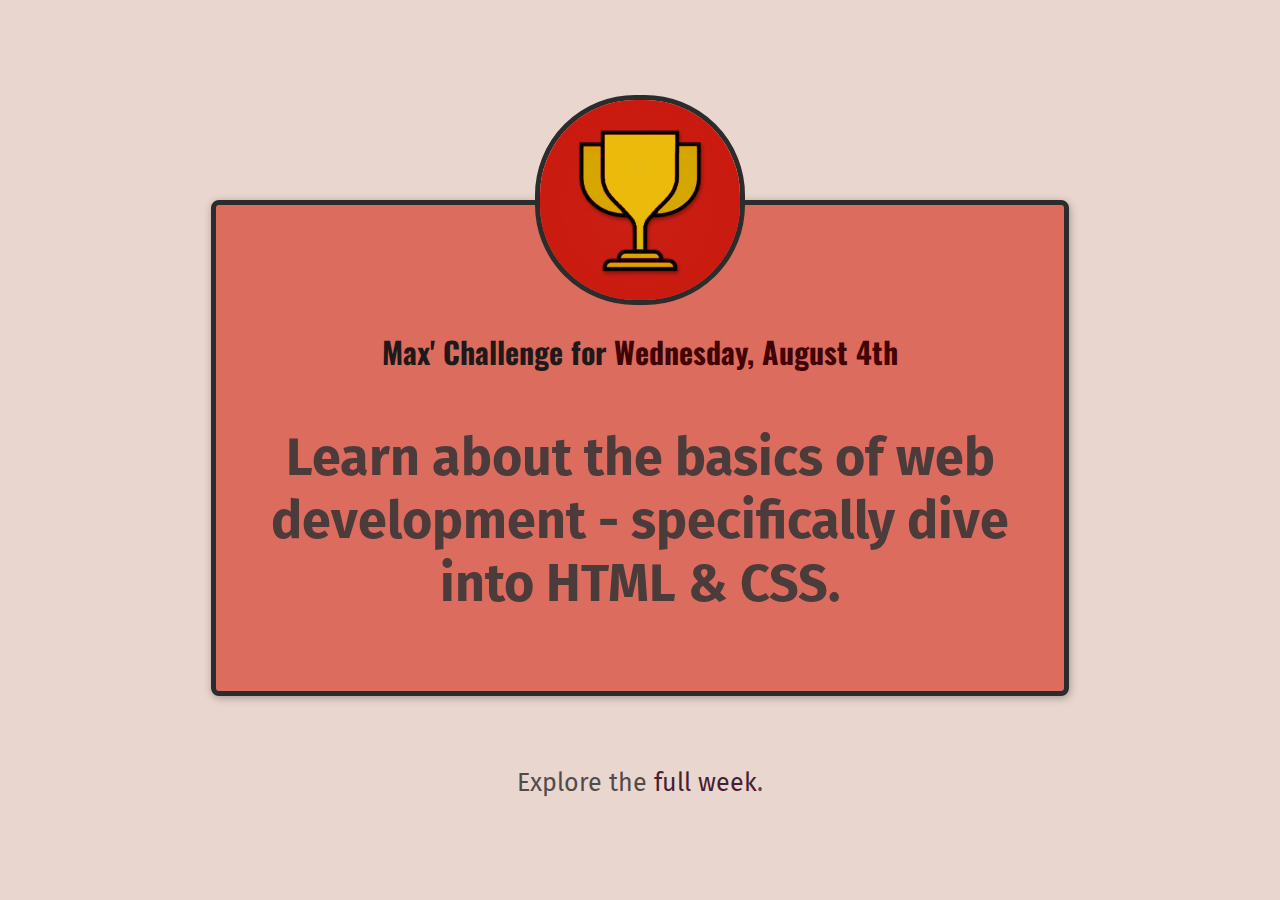
<file: 01_time/index.html>
<!DOCTYPE html>
<html lang="en">
  <head>
    <meta charset="UTF-8" />
    <link rel="preconnect" href="https://fonts.gstatic.com" />
    <link
      href="https://fonts.googleapis.com/css2?family=Fira+Sans:wght@400;700&family=Oswald:wght@700&display=swap"
      rel="stylesheet"
    />
    <link href="styles/shared.css" rel="stylesheet" />
    <link href="styles/daily-challenge.css" rel="stylesheet" />
    <link rel="shortcut icon" href="../01_time/images/favicon.ico" type="image/x-icon">
    <title>My Daily Challenge</title>
  </head>
  <main>
    <body>
      <img src="../01_time/images/challenges-trophy.jpg" alt="A trophy" />
      <h1>Max' Challenge for <span>Wednesday, August 4th</span></h1>
      <p id="todays-challenge">
        Learn about the basics of web development - specifically dive into HTML &
        CSS.
      </p>
    </body>
  </main>
  <footer>
    <p>Explore the <a href="../01_time/full-week.html">full week</a>.</p> 
  </footer>
</html>
</file>
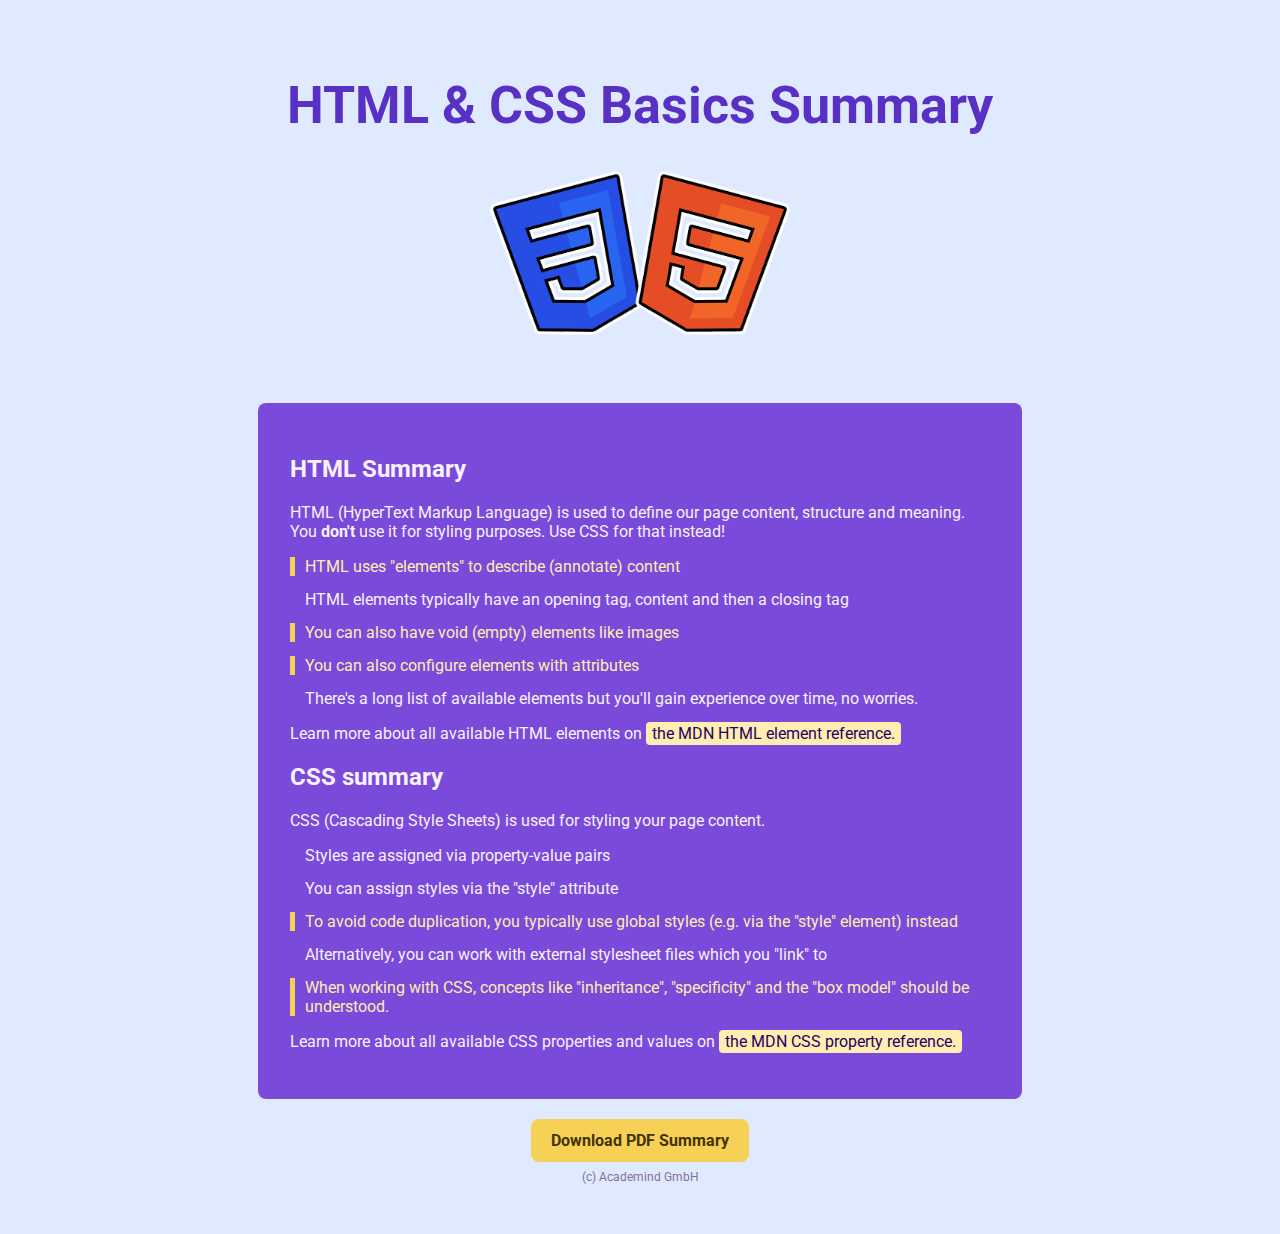
<file: 02_time/index.html>
<!DOCTYPE html>
<html lang="en">
  <head>
    <meta charset="UTF-8" />
    <link rel="preconnect" href="https://fonts.googleapis.com" />
    <link rel="preconnect" href="https://fonts.gstatic.com" crossorigin />
    <link
      href="https://fonts.googleapis.com/css2?family=Roboto:wght@400;900&display=swap"
      rel="stylesheet"
    />
    <link rel="stylesheet" href="../02_time/styles/styles.css" />
    <title>HTML & CSS Basics Summary</title>
  </head>
  <body>
    <header>
      <section>
      <h1>HTML & CSS Basics Summary</h1>
      <img src="../02_time/images/html-css.png" alt="HTML & CSS logos" />
    </header>
    <main>
    <section>      
      <h2>HTML Summary</h2>
      <p>
        HTML (HyperText Markup Language) is used to define our page content,
        structure and meaning. You <strong>don't</strong> use it
        for styling purposes. Use CSS for that instead!
      </p>
      <ul>
        <li class="extra-important">
          HTML uses "elements" to describe (annotate) content
        </li>
        <li>
          HTML elements typically have an opening tag, content and then a
          closing tag
        </li>
        <li class="extra-important">
          You can also have void (empty) elements like images
        </li>
        <li class="extra-important">
          You can also configure elements with attributes
        </li>
        <li>
          There's a long list of available elements but you'll gain experience
          over time, no worries.
        </li>
      </ul>
      <p>
        Learn more about all available HTML elements on
        <a href="https://developer.mozilla.org/ko/docs/Web/HTML"
          >the MDN HTML element reference.</a
        >
      </p>
    </section>

    <section>
      <h2>CSS summary</h2>
      <p>CSS (Cascading Style Sheets) is used for styling your page content.</p>
      <ul>
        <li>Styles are assigned via property-value pairs</li>
        <li>You can assign styles via the "style" attribute</li>
        <li class="extra-important">
          To avoid code duplication, you typically use global styles (e.g. via
          the "style" element) instead
        </li>
        <li>
          Alternatively, you can work with external stylesheet files which you
          "link" to
        </li>
        <li class="extra-important">
          When working with CSS, concepts like "inheritance", "specificity" and
          the "box model" should be understood.
        </li>
      </ul>
      <p>
        Learn more about all available CSS properties and values on
        <a href="https://developer.mozilla.org/ko/docs/Web/CSS"
          >the MDN CSS property reference.</a
        >
      </p>
    </section>
    </main>
    <footer>
      <a href="../02_time/download/html-css-basics-summary.pdf" class="download" target="_blank"
        >Download PDF Summary</a
      >
      <p>(c) Academind GmbH</p>
    </footer>
  </body>
</html>
</file>
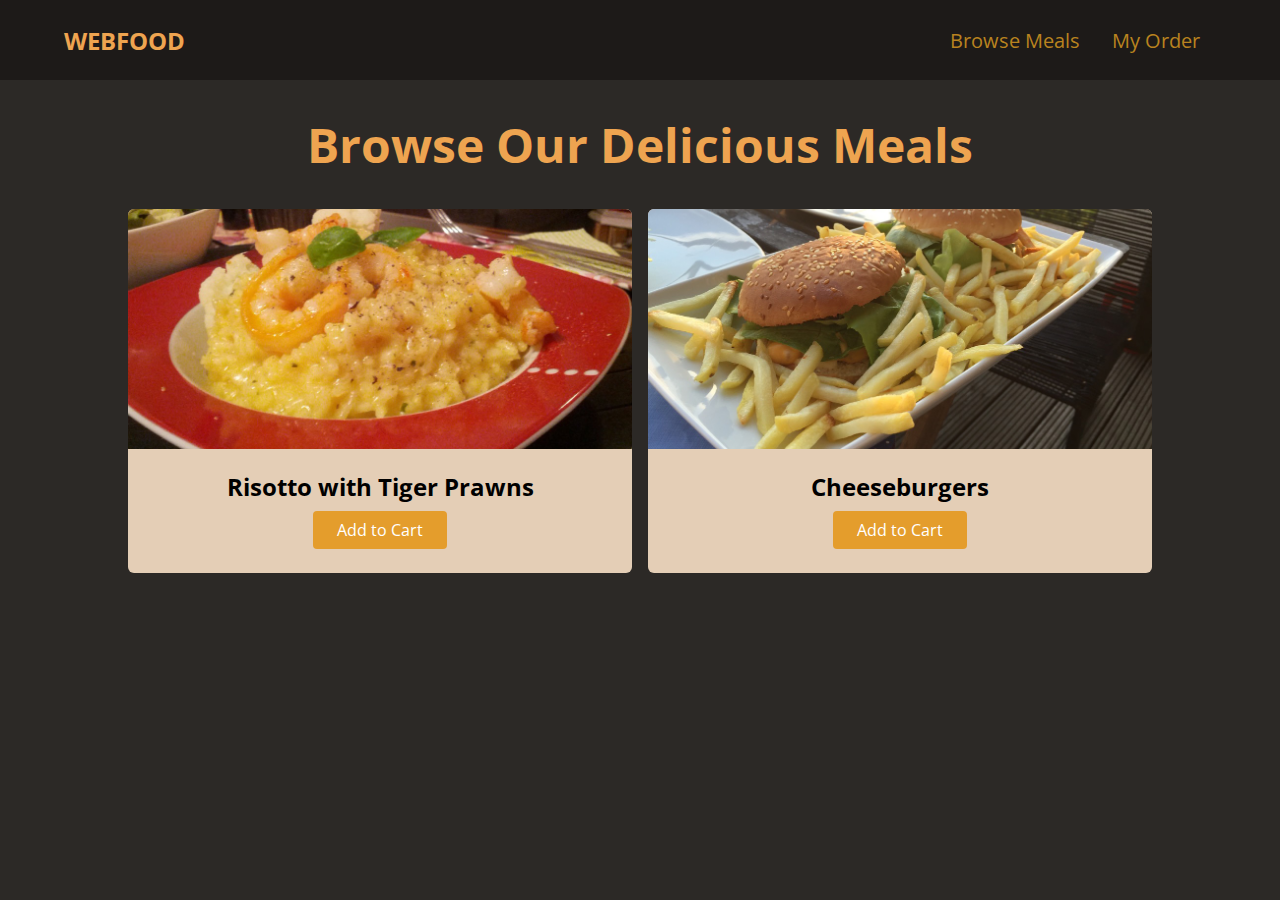
<file: 04_time/index.html>
<!DOCTYPE html>
<html lang="en">
<head>
    <meta charset="UTF-8">
    <meta http-equiv="X-UA-Compatible" content="IE=edge">
    <meta name="viewport" content="width=device-width, initial-scale=1.0">
    <title>WebFood</title>
    <link rel="preconnect" href="https://fonts.gstatic.com" />
    <link
    href="https://fonts.googleapis.com/css2?family=Open+Sans:wght@400;700&display=swap"
    rel="stylesheet"
    />
    <link rel="stylesheet" href="/04_time/styles.css">
</head>
<body>
    <header id="main_header">
        <a href="/04_time/index.html" id="logo">WebFood</a>
        <nav>
            <ul>
                <li>
                    <a href="">Browse Meals</a>
                </li>
                <li>
                    <a href="">My Order</a>
                </li>
            </ul>
        </nav>
        <a href="#side_drawer" class="menu_btn">
            <span></span>
            <span></span>
            <span></span>
        </a>
    </header>
    <aside id="side_drawer">
        <header>
            <a href="#" class="menu_btn">
                <span></span>
                <span></span>
                <span></span>
            </a>
        </header>
        <nav>
            <ul>
                <li>
                    <a href="">Browse Meals</a>
                </li>
                <li>
                    <a href="">My Order</a>
                </li>
            </ul>            
        </nav>
    </aside>
    <main>
        <h1>Browse Our Delicious Meals</h1>
        <section id="latest_products">
            <ul>
                <li class="food_item">
                    <article>
                        <img src="/04_time/images/risotto.jpg" alt="Delicious risotto with tiger prawns">
                        <div class="food_item_content">
                            <h2>Risotto with Tiger Prawns</h2>
                            <a href="" class="btn">Add to Cart</a>
                        </div>                          
                    </article>
                <li class="food_item">
                    <article>
                        <img src="/04_time/images/cheeseburgers.jpg" alt="Classic cheeseburgers with fries">
                        <div class="food_item_content">
                            <h2>Cheeseburgers</h2>
                            <a href="" class="btn">Add to Cart</a>
                        </div>                          
                    </article>                    
                </li>
            </ul>
        </section>
    </main>
</body>
</html>
</file>
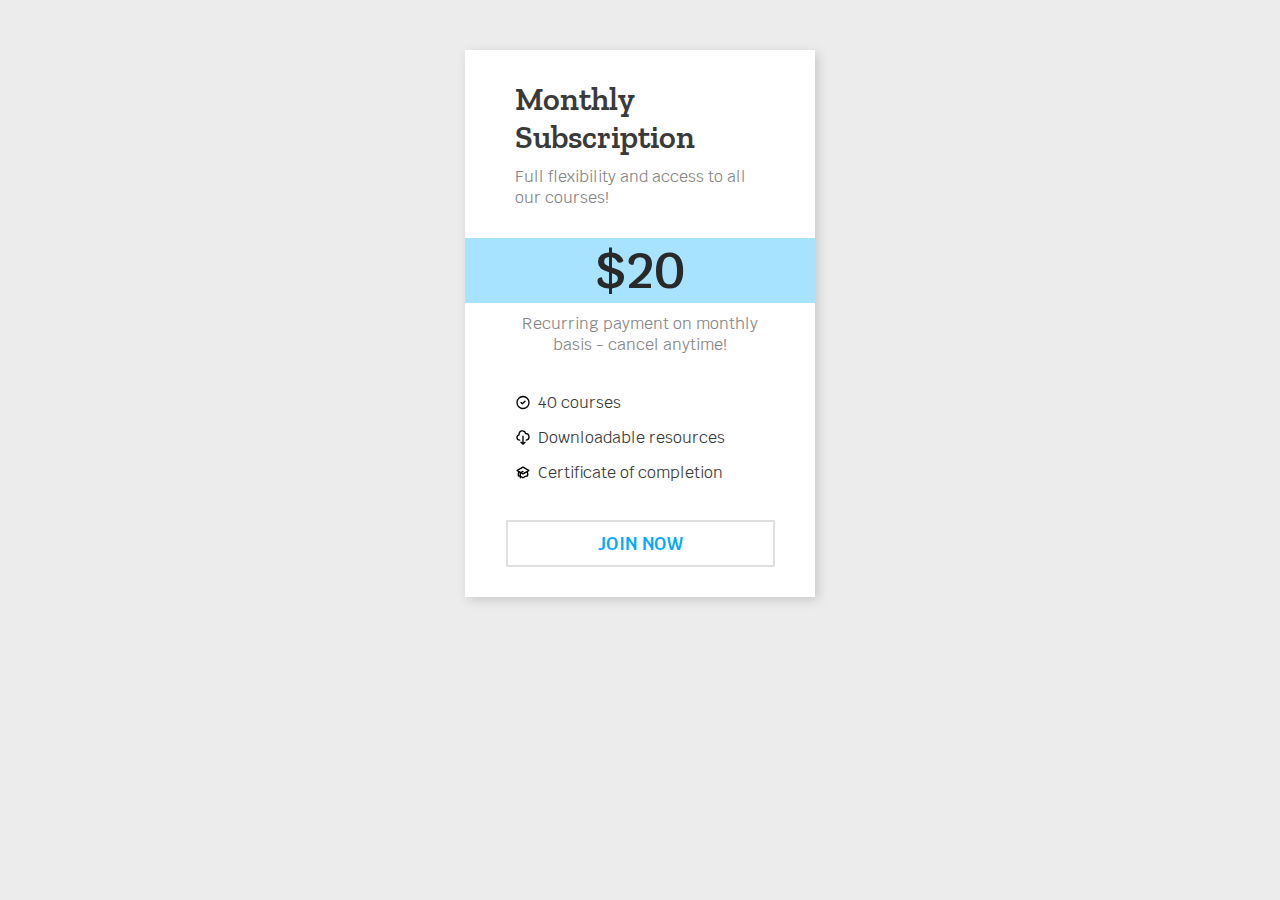
<file: 05_time/index.html>
<!DOCTYPE html>
<html lang="en">
<head>
    <meta charset="UTF-8">
    <meta http-equiv="X-UA-Compatible" content="IE=edge">
    <meta name="viewport" content="width=device-width, initial-scale=1.0">
    <link rel="preconnect" href="https://fonts.googleapis.com">
    <link rel="preconnect" href="https://fonts.gstatic.com" crossorigin>
    <link href="https://fonts.googleapis.com/css2?family=Krub:wght@400;600&family=Zilla+Slab:wght@400;600&display=swap" rel="stylesheet">
    <link rel="stylesheet" href="/05_time/styles.css">
    <title>Best Courses</title>
</head>
<body>
    <div class="card-container">
        <h1>Monthly Subscription</h1>
        <p class="card-info">Full flexibility and access to all our courses!</p>
        <p class="price">$20</p>
        <p class="price-info">Recurring payment on monthly basis - cancel anytime!</p>
        <div class="sub-details">
            <div class="sub-feature">
                <div class="icon"><svg class="w-6 h-6" fill="none" stroke="currentColor" viewBox="0 0 24 24" xmlns="http://www.w3.org/2000/svg"><path stroke-linecap="round" stroke-linejoin="round" stroke-width="2" d="M9 12l2 2 4-4m6 2a9 9 0 11-18 0 9 9 0 0118 0z"></path></svg></div>
                <p class="sub-feature-text">40 courses</p>
            </div>
            <div class="sub-feature">
                <div class="icon"><svg class="w-6 h-6" fill="none" stroke="currentColor" viewBox="0 0 24 24" xmlns="http://www.w3.org/2000/svg"><path stroke-linecap="round" stroke-linejoin="round" stroke-width="2" d="M7 16a4 4 0 01-.88-7.903A5 5 0 1115.9 6L16 6a5 5 0 011 9.9M9 19l3 3m0 0l3-3m-3 3V10"></path></svg></div>
                <p class="sub-feature-text">Downloadable resources</p>
            </div>
            <div class="sub-feature">
                <div class="icon"><svg class="w-6 h-6" fill="none" stroke="currentColor" viewBox="0 0 24 24" xmlns="http://www.w3.org/2000/svg"><path d="M12 14l9-5-9-5-9 5 9 5z"></path><path d="M12 14l6.16-3.422a12.083 12.083 0 01.665 6.479A11.952 11.952 0 0012 20.055a11.952 11.952 0 00-6.824-2.998 12.078 12.078 0 01.665-6.479L12 14z"></path><path stroke-linecap="round" stroke-linejoin="round" stroke-width="2" d="M12 14l9-5-9-5-9 5 9 5zm0 0l6.16-3.422a12.083 12.083 0 01.665 6.479A11.952 11.952 0 0012 20.055a11.952 11.952 0 00-6.824-2.998 12.078 12.078 0 01.665-6.479L12 14zm-4 6v-7.5l4-2.222"></path></svg></div>
                <p class="sub-feature-text">Certificate of completion</p>
            </div>
        </div>
        <div class="button-container">
            <a class="button" href="">Join now</a>
        </div>
        
    </div>
</body>
</html>
</file>
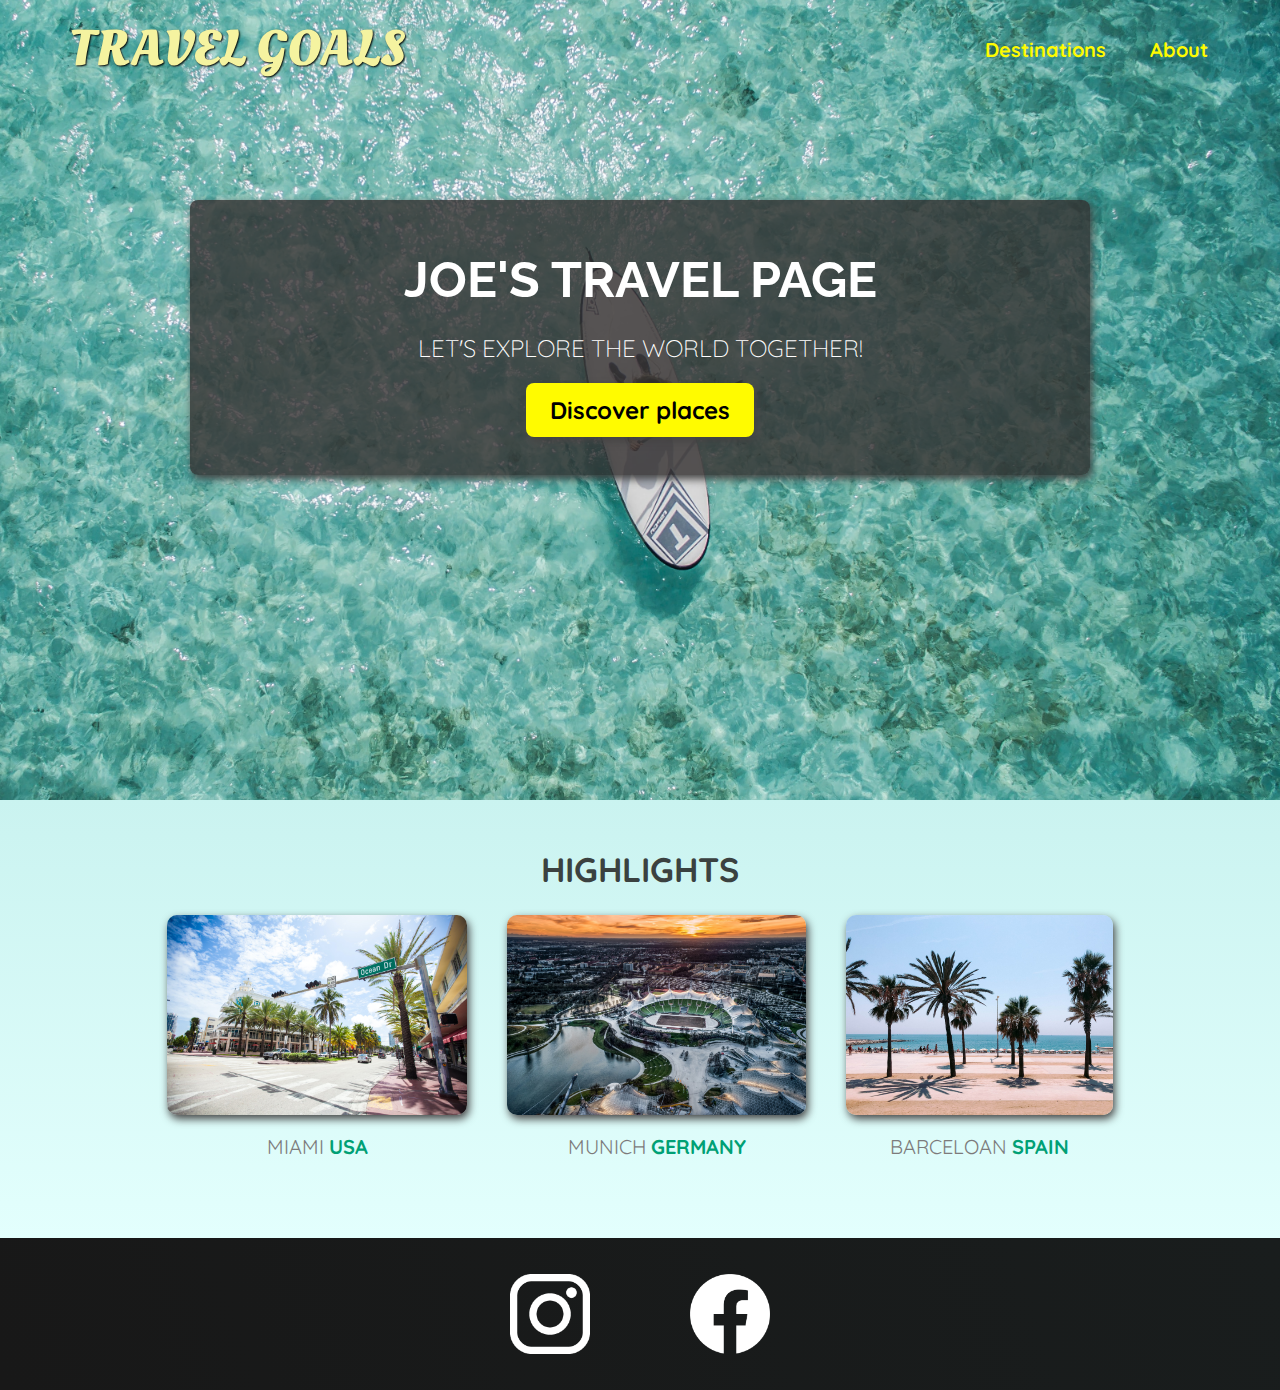
<file: 03_time/travel page/index.html>
<!DOCTYPE html>
<html lang="en">
  <head>
    <meta charset="UTF-8">
    <link
      href="https://fonts.googleapis.com/css2?family=Raleway:wght@700&family=Oleo+Script:wght@700&family=Quicksand:wght@300;500;700&display=swap"
      rel="stylesheet"
    />
    <link rel="stylesheet" href="shared.css">
    <link rel="stylesheet" href="styles.css" />
    <title>Travel Goals</title>
  </head>
  <body>
    <header>
      <div id="page-logo">
        <a href="/03_time/travel page/index.html">Travel Goals</a>
      </div>
      <nav>
        <ul>
          <li><a href="/03_time/travel page/places.html">Destinations</a></li>
          <li><a href="/03_time/travel page/about.html">About</a></li>
        </ul>
      </nav>
    </header>
    <main>
      <section id="hero">
        <div id="hero-content">
          <h1>Joe's Travel Page</h1>
          <p>Let's explore the world together!</p>
          <a href="/03_time/travel page/places.html">Discover places</a>
      </div>
      </section>
      <section id="highlights">
        <h2>Highlights</h2>
        <ul id="destinations">
          <li class="destination">
            <img src="/03_time/travel page/images/places/miami.jpg" alt="Miami streets on sunny day">
            <p>Miami <strong>USA</strong></p>
          </li>
          <li class="destination">
            <img src="/03_time/travel page/images/places/munich.jpg" alt="Munich stadium in winter">
            <p>Munich <strong>Germany</strong></p>
          </li>
          <li class="destination">
            <img src="/03_time/travel page/images/places/barcelona.jpg" alt="Palm beach in Barceloan">
            <p>Barceloan <strong>Spain</strong></p>
          </li>
        </ul>
      </section>
    </main>
    <footer>
      <ul>
        <li>
          <a href="https://www.instagram.com"><img src="/03_time/travel page/images/icons/insta.png" alt="instagram Logo"></a>
        </li>
        <li>
          <a href="https://www.facebook.com"><img src="/03_time/travel page/images/icons/facebook.png" alt="Facebook Logo"></a>
        </li>
      </ul>
    </footer>
  </body>
</html>
</file>
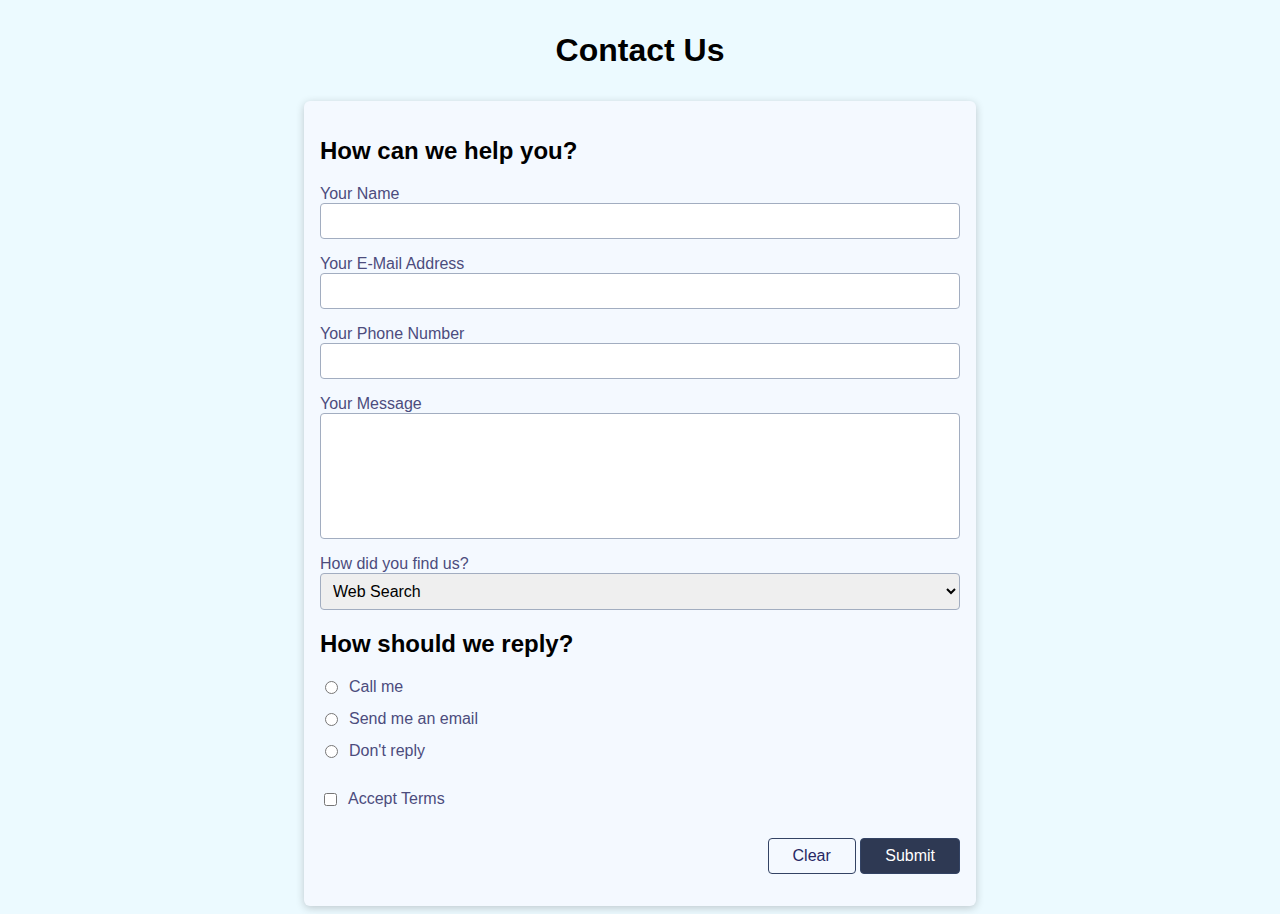
<file: 06_time/Challenge/index.html>
<!DOCTYPE html>
<html lang="en">
<head>
    <meta charset="UTF-8">
    <meta name="viewport" content="width=device-width, initial-scale=1.0">
    <title>Forms Challenge</title>
    <link rel="stylesheet" href="/06_time/Challenge/styles.css">
</head>
<body>
    <header>
        <h1>Contact Us</h1>
    </header>
    <main>
        <form action="/06_time/Challenge" method="GET">
            <section>
                <h2>How can we help you?</h2>
                <ul>
                    <li>
                        <label for="username">Your Name</label>
                        <input type="text" id="username" name="user_name" required>
                    </li>
                    <li>
                        <label for="useremail">Your E-Mail Address</label>
                        <input type="email" id="useremail" name="user_email" required>    
                    </li>
                    <li>
                        <label for="usernumber">Your Phone Number</label>
                        <input type="tel" id="usernumber" name="user_number" required minlength="5">
                    </li>
                    <li>
                        <label for="usermessage">Your Message</label>
                        <textarea name="user_message" id="usermessage" rows="6" required minlength="10" maxlength="200"></textarea>
                    </li>
                </section>
                    <section>
                        <label for="findus">How did you find us?</label>
                        <select name="find_us" id="findus">
                            <option value="search">Web Search</option>
                            <option value="word-of-mouth">Word of Mouth</option>
                            <option value="other">Other</option>
                        </select>
                    </section>
                </ul>
            <section>
                <h2>How should we reply?</h2>
                <ul>
                    <li class="radio_agl">
                        <input type="radio" id="reply_call" name="reply" value="replycall" required>
                        <label for="reply_call">Call me</label>
                    </li>
                    <li class="radio_agl">
                        <input type="radio" id="reply_email" name="reply" value="replyemail" required>
                        <label for="reply_email">Send me an email</label>
                    </li>
                    <li class="radio_agl">
                        <input type="radio" id="reply_none" name="reply" value="replynone" required>
                        <label for="reply_none">Don't reply</label>
                    </li>
                </ul>
            </section>
            <section>
                <div class="radio_agl">
                    <input type="checkbox" id="accept_terms" name="acceptterms" required>
                    <label for="accept_terms">Accept Terms</label>
                </div>
            </section>
            <section>
                <div class="button_agl">
                    <button type="reset" class="clear_button">Clear</button>
                    <button type="submit" class="submit_button">Submit</button>
                </div>
            </section>
        </form>
    </main>
</body>
</html>
</file>
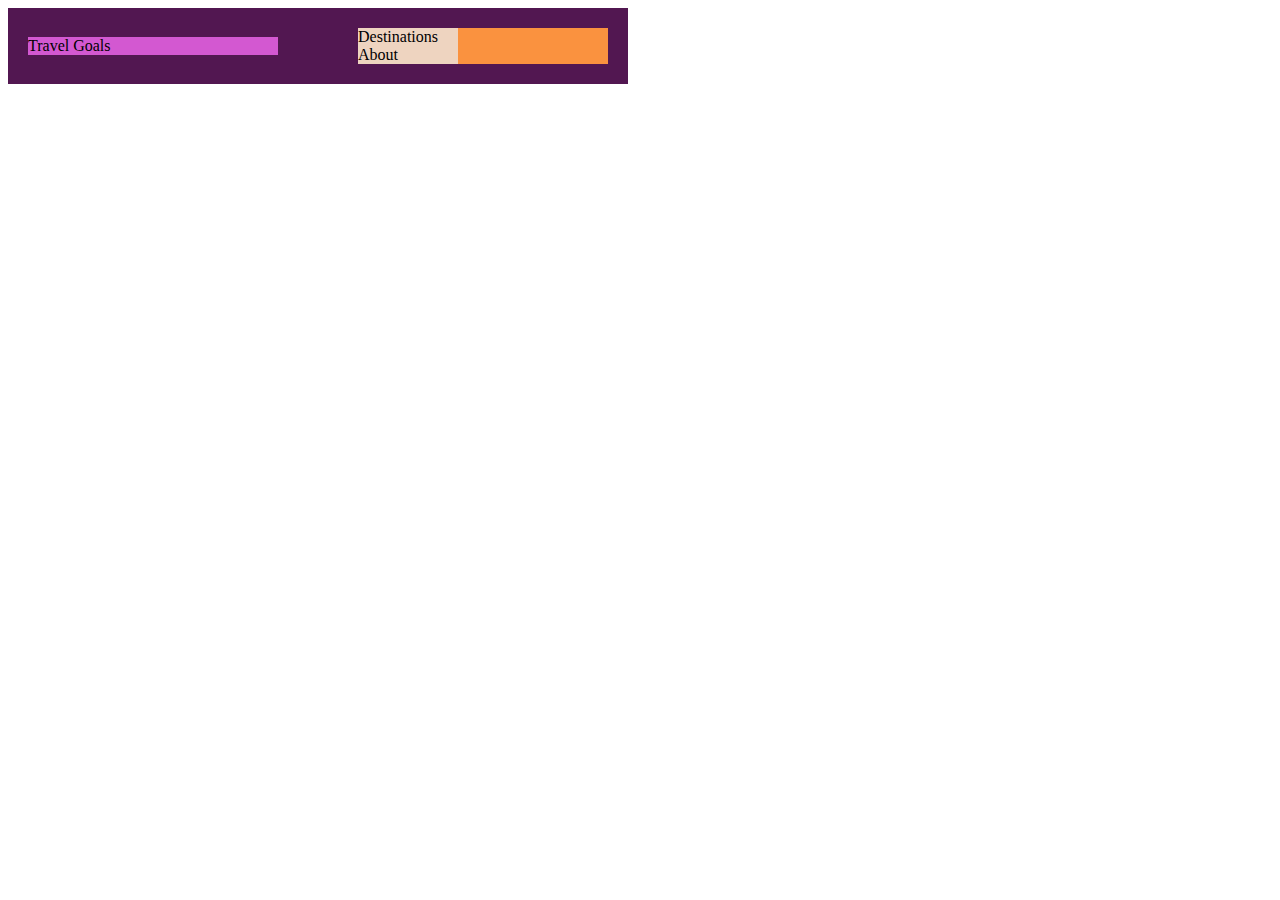
<file: 99_ect/css flax box/index.html>
<!DOCTYPE html>
<html lang="en">
  <head>
    <meta charset="UTF-8" />
    <link rel="stylesheet" href="styles.css" />
    <title>Flexbox</title>
  </head>
  <body>
    <header id="container">
      <div>
        <p>Travel Goals</p>
      </div>
      <nav>
        <ul>
          <li>Destinations</li>
          <li>About</li>
        </ul>
      </nav>
    </header>
  </body>
</html>
</file>
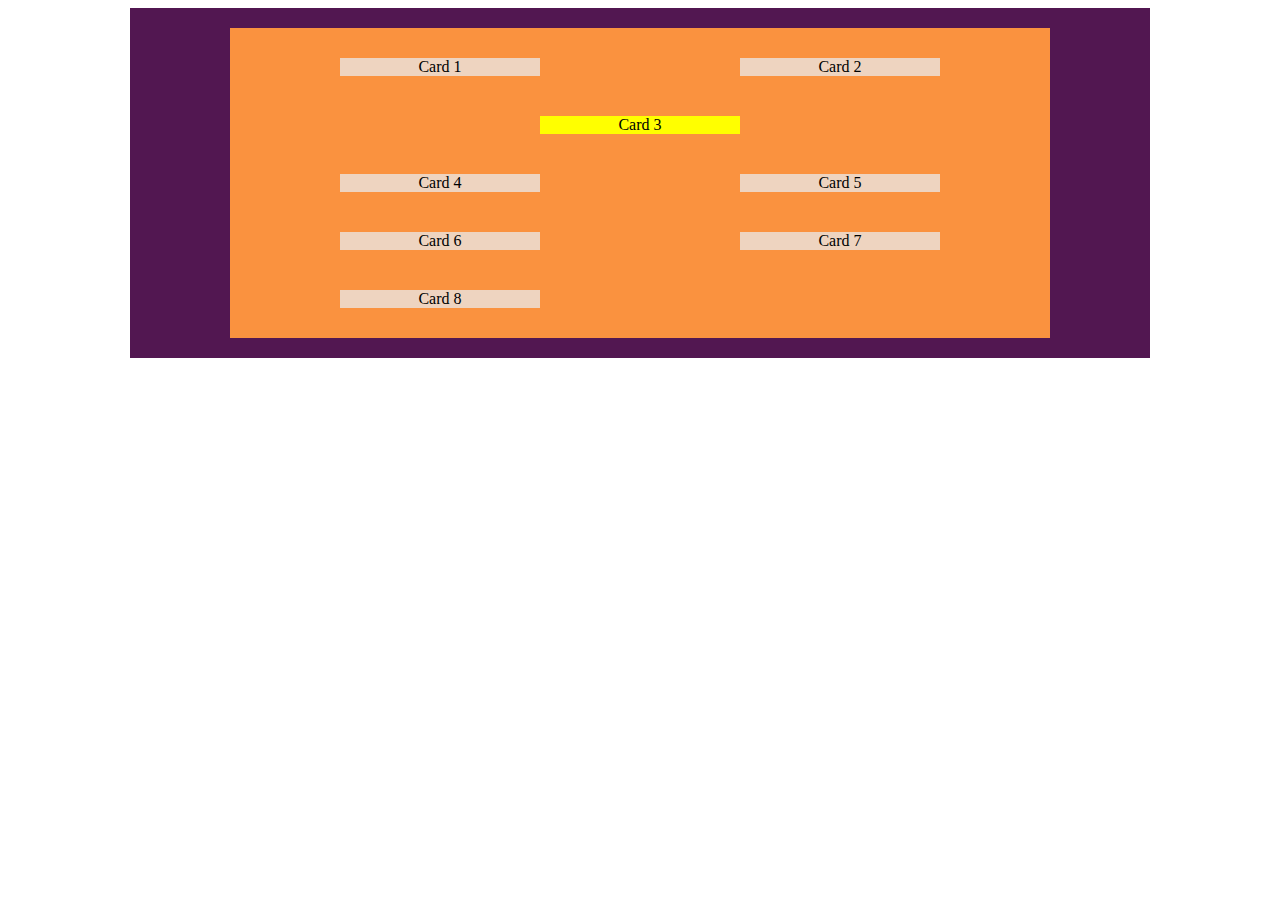
<file: 99_ect/grid-theory/index.html>
<!DOCTYPE html>
<html lang="en">
  <head>
    <meta charset="UTF-8" />
    <link rel="stylesheet" href="styles.css" />
    <title>Grid</title>
  </head>
  <body>
    <main>
        <ul>
          <li>Card 1</li>
          <li>Card 2</li>
          <li>Card 3</li>
          <li>Card 4</li>
          <li>Card 5</li>
          <li>Card 6</li>
          <li>Card 7</li>
          <li>Card 8</li>
        </ul>
      </main>
  </body>
</html>
</file>
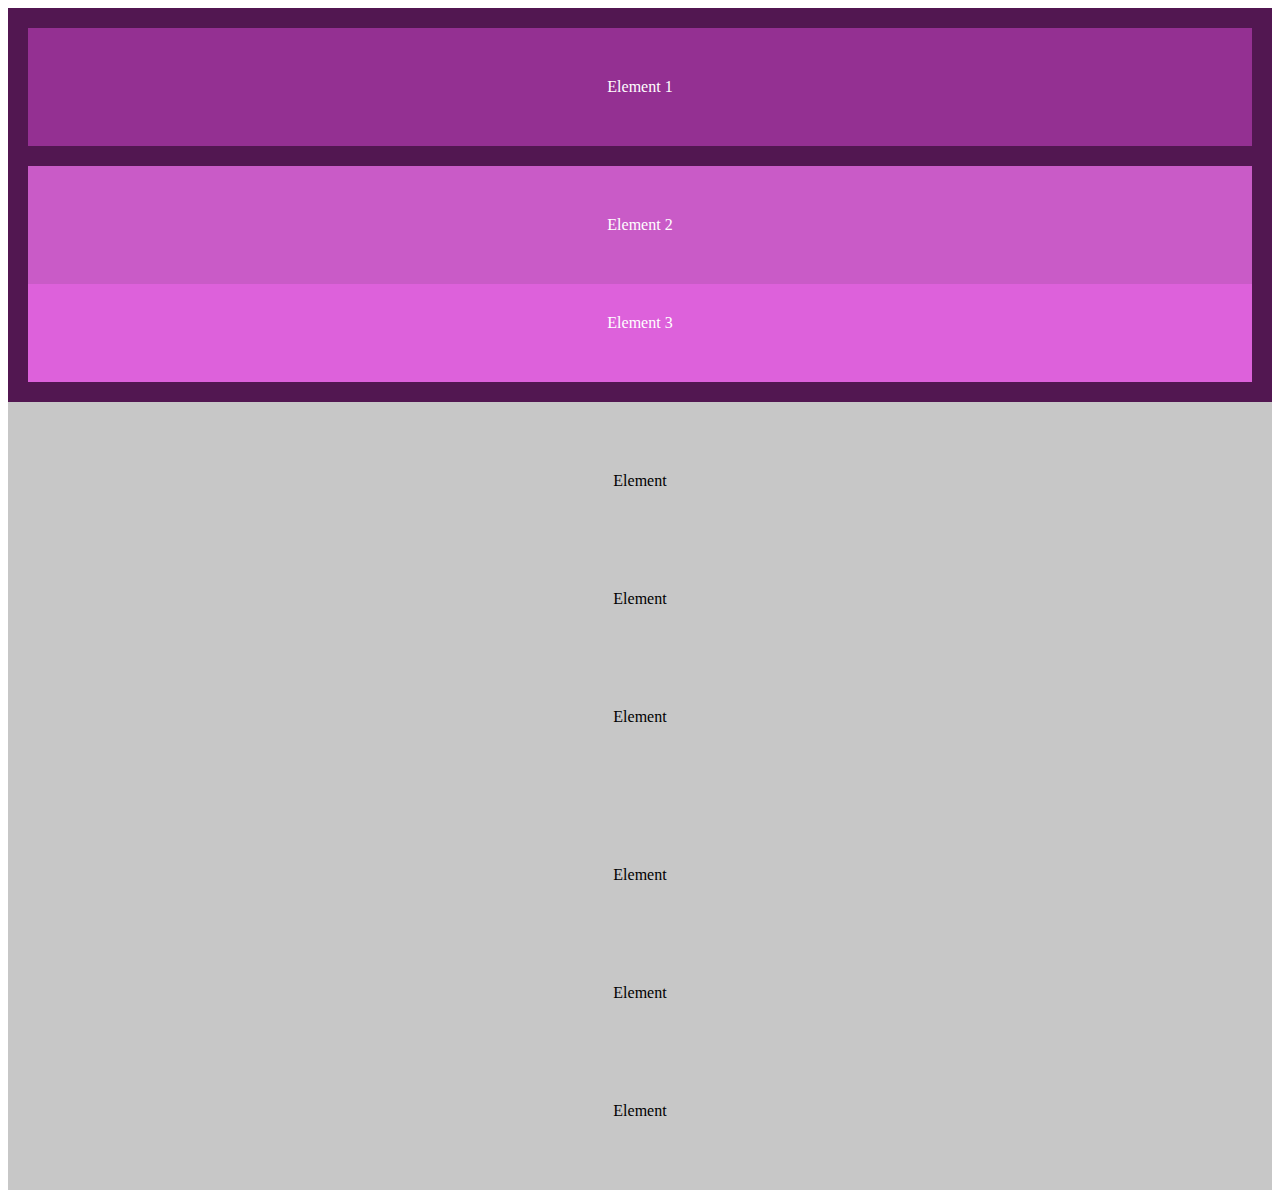
<file: 99_ect/positioning/index.html>
<!DOCTYPE html>
<html lang="en">
  <head>
    <meta charset="UTF-8" />
    <link rel="stylesheet" href="styles.css">
    <title>Position</title>
  </head>
  <body>
    <div id="container">
      <p id="one">Element 1</p>
      <p id="two">Element 2</p>
      <p id="three">Element 3</p>
    </div>
    <div>
      <p>Element</p>
      <p>Element</p>
      <p>Element</p>
    </div>
    <div>
      <p>Element</p>
      <p>Element</p>
      <p>Element</p>
    </div>
  </body>
</html>
</file>
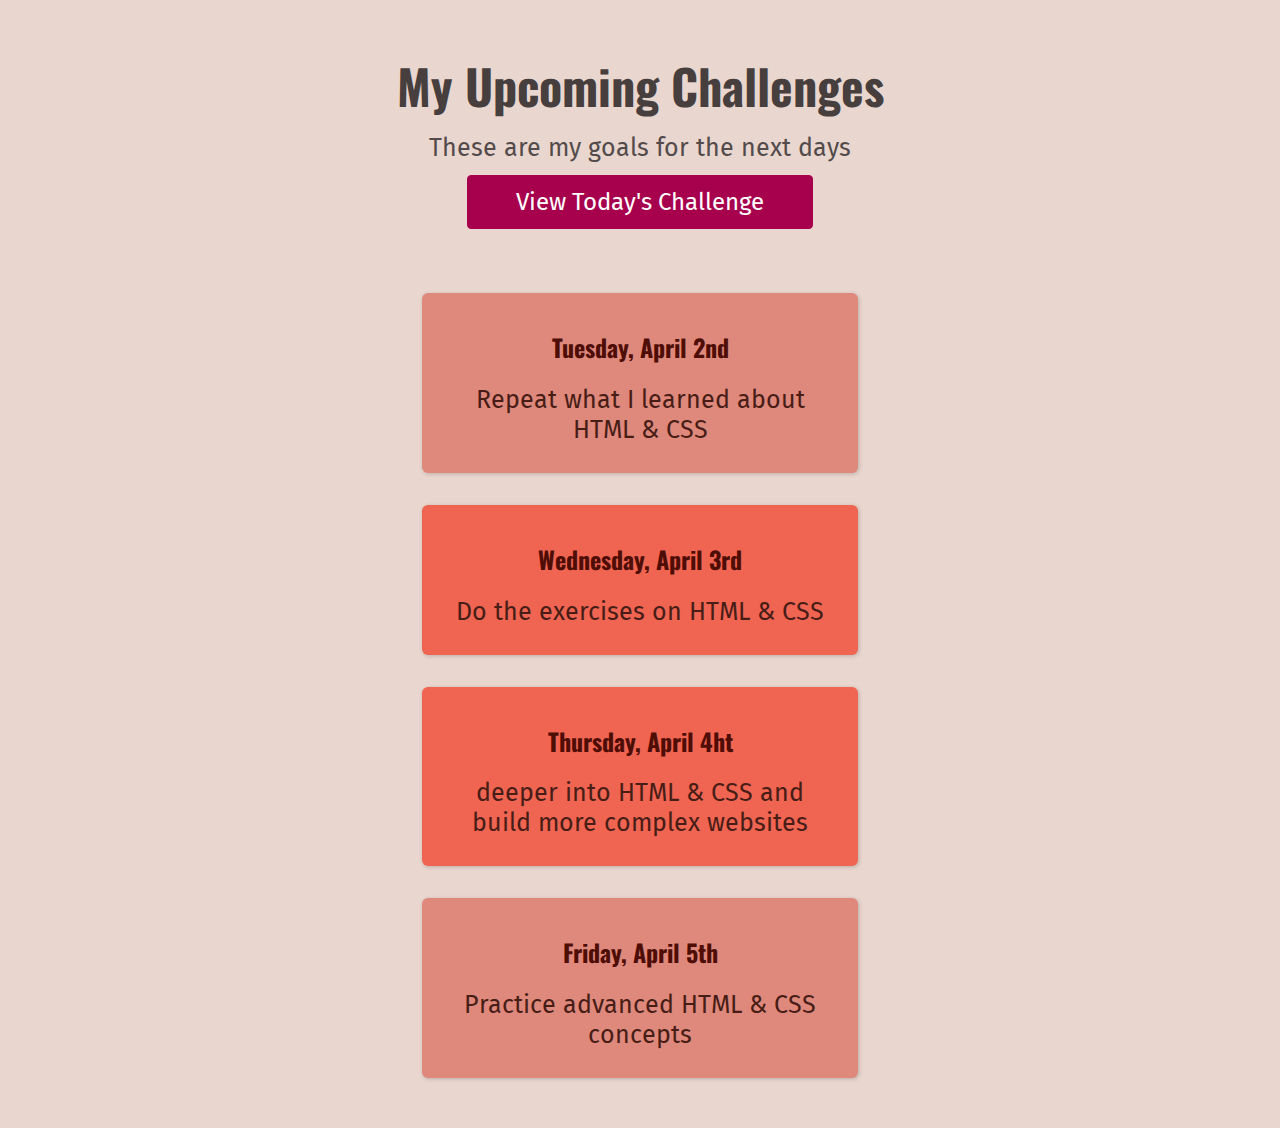
<file: 01_time/full-week.html>
<!DOCTYPE html>
<html lang="en">
  <head>
    <meta charset="UTF-8" />
    <title>My Upcoming Challenges</title>
    <link rel="preconnect" href="https://fonts.gstatic.com" />
    <link
      href="https://fonts.googleapis.com/css2?family=Fira+Sans:wght@400;700&family=Oswald:wght@700&display=swap"
      rel="stylesheet"
    />
    <link href="../01_time/styles/shared.css" rel="stylesheet" />
    <link href="../01_time/styles/full-week.css" rel="stylesheet" />
    <link rel="shortcut icon" href="../01_time/images/favicon.ico" type="image/x-icon">
  </head>
  <body>
    <header>
      <h1>My Upcoming Challenges</h1>
      <p id="description">These are my goals for the next days</p>
      <a href="index.html">View Today's Challenge</a>
    </header>
    <main>
      <ol>
        <li>
          <h2>Tuesday, April 2nd</h2>
          <p>Repeat what I learned about HTML & CSS</p>
        </li>
        <li class="highlight-goal">
          <h2>Wednesday, April 3rd</h2>
          <p>Do the exercises on HTML & CSS</p>
        </li>
        <li class="highlight-goal">
          <h2>Thursday, April 4ht</h2>
          <p>deeper into HTML & CSS and build more complex websites</p>
        </li>
        <li>
          <h2>Friday, April 5th</h2>
          <p>Practice advanced HTML & CSS concepts</p>
        </li>
      </ol>
    </main>
  </body>
</html>
</file>
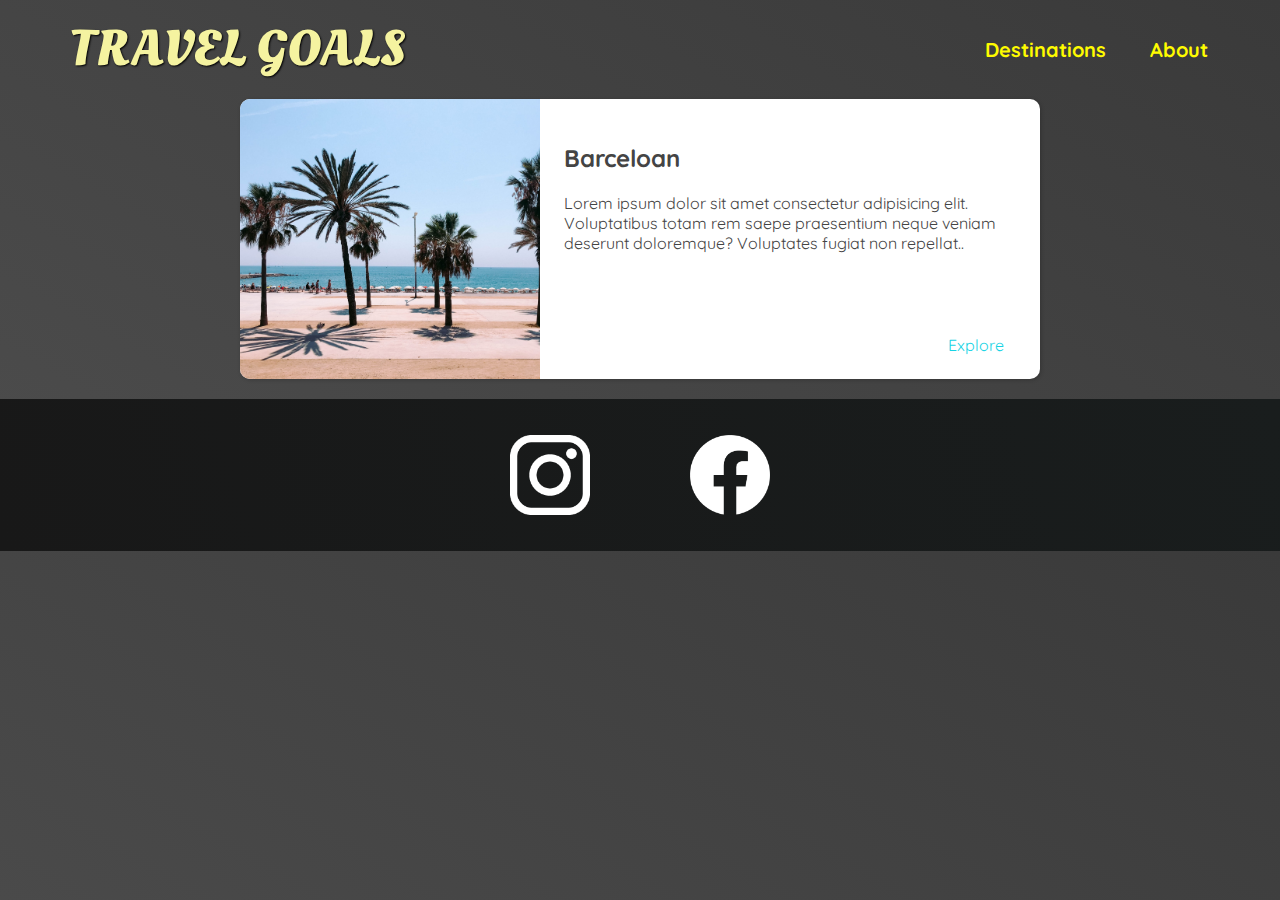
<file: 03_time/travel page/places.html>
<!DOCTYPE html>
<html lang="en">
  <head>
    <meta charset="UTF-8">
    <link
      href="https://fonts.googleapis.com/css2?family=Raleway:wght@700&family=Oleo+Script:wght@700&family=Quicksand:wght@300;500;700&display=swap"
      rel="stylesheet"
    />
    <link rel="stylesheet" href="shared.css">
    <link rel="stylesheet" href="places.css" />
    <title>Travel Goals</title>
  </head>
  <body>
    <header>
      <div id="page-logo">
        <a href="/03_time/travel page/index.html">Travel Goals</a>
      </div>
      <nav>
        <ul>
          <li><a href="/03_time/travel page/places.html">Destinations</a></li>
          <li><a href="/03_time/travel page/about.html">About</a></li>
        </ul>
      </nav>
    </header>
    <main>
        <ul>
            <li>
                <img src="/03_time/travel page/images/places/barcelona.jpg" alt="City of Barcelona">
                <div class="item-content">
                    <div>
                        <h2>Barceloan</h2>
                        <p>
                            Lorem ipsum dolor sit amet consectetur adipisicing elit. Voluptatibus totam rem saepe praesentium neque veniam deserunt doloremque? Voluptates fugiat non repellat..
                        </p>
                    </div>
                    <div class="actions">
                        <a href="https://en.wikipedia.org/wiki/Barcelona">Explore</a>
                    </div>
                </div>
            </li>
        </ul>
    </main>
    <footer>
        <ul>
          <li>
            <a href="https://www.instagram.com"><img src="/03_time/travel page/images/icons/insta.png" alt="instagram Logo"></a>
          </li>
          <li>
            <a href="https://www.facebook.com"><img src="/03_time/travel page/images/icons/facebook.png" alt="Facebook Logo"></a>
          </li>
        </ul>
      </footer>
    </body>
  </html>
</file>
<file: 01_time/styles/shared.css>
body {
  margin: 50px;
  background-color: rgb(233, 215, 207);
  text-align: center;
  color: rgb(83, 75, 75);
}

h1 {
  font-family: 'Oswald', sans-serif;
}

p {
  font-family: 'Fira Sans', sans-serif;
  font-size: 25px;
}


a {
  font-family: 'Fira Sans', sans-serif;
  text-decoration: none;
  color: rgb(167, 1, 78);
}

a:hover {
  text-decoration: underline;
}
</file>
<file: 01_time/styles/daily-challenge.css>
main {
  width: 800px;
  margin: 200px auto 72px auto;
  background-color: rgb(219, 108, 94);
  padding: 24px;
  border: 5px solid rgb(44, 44, 44);
  border-radius: 8px;
  box-shadow: 1px 2px 8px rgb(0, 0, 0, 0.3);
}

img {
  width: 200px;
  height: 200px;
  border: 5px solid rgb(44, 44, 44);
  border-radius: 100px;
  margin-top: -134px;
}

h1 {
  font-size: 30px;
  color: rgb(31, 25, 25);
}

a {
  color: rgb(73, 29, 50)
}

span {
  color: rgb(66, 2, 2);
}

#todays-challenge {
  color: rgb(75, 59, 59);
  font-weight: bold;
  font-size: 52px;
}
</file>
<file: 02_time/styles/styles.css>
body {
    background-color:rgb(224, 234, 255);
    font-family: 'Roboto', sans-serif;
}

header {
    text-align: center;
    padding: 32px;
}

header img {
    width: 300px;
}

h1 {
    font-size: 52px;
    color: rgb(88, 49, 196);
}

main {
    background-color: rgb(122, 74, 218);
    padding: 32px;
    margin: 32px auto;
    width: 700px;
    border-radius: 8px;
    color: rgb(248, 241, 255);
}

ul {
    margin: 0;
    padding: 0;
    list-style: none;
}

li {
    margin: 14px 0;
    padding-left: 10px;
    border-left: 5px solid transparent;
}

a {
    text-decoration: none;
    color: rgb(36, 3, 102);
    background-color: rgb(255, 237, 177);
    padding: 2px 6px;
    border-radius: 4px;
}


footer {
    text-align: center;
    margin-bottom: 50px;
}

footer p {
    color: rgb(131, 113, 149);
    margin-top: 20px;
    font-size: 12px;
}

.download {
    color: rgb(66, 51, 4);
    background-color: rgb(247, 209, 85);
    border-radius: 8px;
    padding: 12px 20px;
    font-weight: bold;
}

footer a:hover,footer a:active 
{
    background-color: rgb(250, 201, 39);
}

a:hover, 
:active {
    background-color:rgb(247, 209, 85)
}

.extra-important {
    color: rgb(255, 237, 177);
    border-color: rgb(247, 209, 85);
}
</file>
<file: 04_time/styles.css>
body {
    font-family: 'Open Sans', sans-serif;
    margin: 0;
    background-color: rgb(44, 41, 38);
}

a {
    text-decoration: none;
}

#main_header {
    height: 5rem;
    display: flex;
    justify-content: space-between;
    align-items: center;
    background-color: rgb(29, 26, 24);
    padding: 0 5%;
}

#logo {
    font-size: 1.5rem;
    font-weight: bold;
    color: rgb(238, 164, 80);
    text-transform: uppercase;
}

.menu_btn {
    width: 2.5rem;
    height: 2.5rem;
    display: none;
    flex-direction: column;
    justify-content: space-around;
}

.menu_btn span {
    width: 100%;
    height: 3px;
    background-color: white;
}

#main_header ul {
    list-style: none;
    display: flex;
    margin: 0;
    padding: 0;
}

#main_header ul li {
    margin: 0 1rem;
}

#main_header nav a {
    color: rgb(185, 131, 31);
    font-size: 1.25rem;
}

#main_header nav a:hover {
    color: rgb(228, 163, 44);
}

#side_drawer {
    width: 100%;
    height: 100%;
    background-color: rgb(29, 26, 27);
    position: fixed;
    top: 0;
    left: 0;
    display: none;
}

#side_drawer:target {
    display: block;
}

#side_drawer header {
    height: 5rem;
    display: flex;
    justify-content: flex-end;
    align-items: center;
    background-color: rgb(29, 26, 24);
    padding: 0 5%;
}

#side_drawer ul {
    list-style: none;
    margin: 0;
    padding: 4rem 1rem;
    display: flex;
    flex-direction: column;
    align-items: center;
}

#side_drawer a {
    color: rgb(253, 239, 213);
    font-size: 2rem;
}

#side_drawer li {
    margin: 1rem 0;
}


main h1 {
    text-align: center;
    color: rgb(238, 164, 80);
    font-size: 3rem;
}


/*section 부분*/

#latest_products {
    width: 80%;
    margin: 2rem auto;
}

#latest_products ul {
    display: grid;
    grid-template-columns: 1fr 1fr;
    gap: 1rem;
    margin: 0;
    padding: 0;
    list-style: none;
}


.food_item {
    background-color: rgb(228, 206, 182);
    border-radius: 6px;
    overflow: hidden;
}

.food_item h2 {
    margin: 0 0 1rem 0;
}

.food_item img {
    height: 15rem;
    width: 100%;
    object-fit: cover;
}

.food_item_content {
    text-align: center;
    padding: 1rem;
    margin-bottom: 1rem;
}


.btn {
    background-color: rgb(228, 157, 44);
    color: white;
    border-radius: 4px;
    padding: 0.5rem 1.5rem;
}

.btn:hover {
    background-color: rgb(221, 134, 34);
}



@media (max-width:48rem) {
    #main_header nav {
        display: none;
    }
    main h1 {
        font-size: 1.5rem;
    }
    #latest_products ul {
        grid-template-columns: 1fr;
    }
    .menu_btn {
        display: flex;
    }
    
}
</file>
<file: 05_time/styles.css>
html {
    --color-grey-100: rgb(236, 236, 236);
    --color-grey-400: rgb(134, 134, 134);
    --color-grey-600: rgb(58, 58, 58);
    --color-grey-900: rgb(41, 41, 41);

    --color-primary-300: rgb(167, 226, 255);
    --color-primary-700: rgb(0, 170, 255);

    --size-1: 18px;
    --size-5: 50px;

    background-color: var(--color-grey-100);
    font-family: 'Krub', sans-serif;
    font-weight: 400;
  }
  
  .card-container {
    background-color: rgb(255, 255, 255);
    width: 350px;
    margin: 50px auto;
    box-shadow: 3px 3px 10px rgb(201, 200, 200);
    transition: transform 0.5s ease-out;
  }

  .card-container:hover {
    transform: scale(1.05);
  }

  
  h1 {
    color: var(--color-grey-600);
    text-align: left;
    padding: 30px 50px 0px 50px;
    margin: 10px 0;
    font-family: 'Zilla Slab', serif;
    font-weight: 600;
  }

  .card-info {
    color: var(--color-grey-400);
    text-align: left;
    padding: 0 50px;
    margin: 10px 0 30px 0;
  }
  
  .price {
    color: var(--color-grey-900);
    background-color: var(--color-primary-300);
    text-align: center;
    margin: 30px auto 10px auto;
    font-size: var(--size-5);
    font-weight: 600;
  }
  
  .price-info {
    color: var(--color-grey-400);
    text-align: center;
    margin: 10px 0 30px 0;
    padding: 0 50px;
  }
  
  .sub-details {
    width: 300px;
    margin: 30px 50px;
  }
  
  
  .sub-feature {
    display: flex;
  }
  
  .icon {
    display: flex;
    width: 16px;
  }
  
  .sub-feature-text {
    color: var(--color-grey-600);
    padding: 2px;
    margin: 5px;   
  }
  
  
  .button-container {
    text-align: center;
    margin: 30px 0 0 0;
  }
  
  .button {
    color: var(--color-primary-700);
    text-decoration: none;
    text-transform: uppercase;
    display: inline-block;
    width: 70%;
    padding: 10px;
    margin: 0 0 30px 0;
    border: 2px solid rgb(224, 224, 224);
    font-size: var(--size-1);
    font-weight: 600;
    transition: background-color 0.5s ease-out;
  }
  
  .button:hover {
    color: white;
    background-color: var(--color-primary-700);
    border: 2px solid rgb(255, 255, 255);
  }
</file>
<file: 03_time/travel page/shared.css>
body {
    font-family: "Quicksand", sans-serif;
    margin: 0;
}

header {
    display: flex;
    justify-content: space-between;
    align-items: center;
    padding: 15px 60px;
    position: absolute;
    width: 100%;
    top: 0;
    left: 0%;
    box-sizing: border-box;
}

ul {
    list-style: none;
    margin: 0;
    padding: 0;
}

#page-logo a {
    padding: 10px;
    font-family: "Oleo Script", sans-serif;
    color: rgb(245, 243, 160);
    font-size: 50px;
    text-decoration: none;
    text-transform: uppercase;
    text-shadow: 1px 1px 2px rgb(0, 0, 0);
    align-items: center;
}

header ul  {
    display: flex;
}

header li {
    margin-left: 20px;
}

header a {
    color: rgb(255, 251, 0);
    text-decoration: none;
    font-size: 20px;
    padding: 12px;
    text-shadow: 1px 1px 2px rgba(0, 0, 0, 0);
    border-radius: 6px;
    font-weight: 700;
}

header a:hover {
    color: rgb(77, 77, 77);
    background-color: rgb(255, 251, 0);
}

footer {
    background: linear-gradient(70deg, rgb(24, 24, 24), rgb(25, 29, 29));
    padding: 36px 0;
}

footer ul {
    display: flex;
    justify-content: center;
}

footer li {
    width: 80px;
    height: 80px;
    margin: 0 50px;
}

footer img {
    width: 100%;
    height: 100%;
}
</file>
<file: 03_time/travel page/styles.css>
#hero {
    height: 800px;
    background-image: url("images/places/ocean.jpg");
    background-position: center;
    background-size: cover;
}

#hero-content {
    width: 900px;
    background-color: rgba(51, 47, 47, 0.8);
    box-shadow: 2px 4px 8px rgb(68, 67, 67);
    border-radius: 8px;
    text-align: center;
    padding: 50px 0;
    margin: 0 auto;
    position: relative;
    top: 200px
}

#hero-content h1 {
    color:white;
    text-transform: uppercase;
    font-size: 50px;
    font-family: "Raleway", sans-serif;
    margin: 0;
}

#hero-content p {
    color: white;
    text-transform: uppercase;
    font-size: 24px;
    font-weight: 300;
    margin-bottom: 32px;
}

#hero-content a {
    text-decoration: none;
    background-color: rgb(255, 251, 0);
    padding: 12px 24px;
    color: black;
    font-size: 24px;
    font-weight: bold;
    border-radius: 8px;
    box-shadow: 2px 4px 8px rgb(68, 67, 67);
}

#hero-content a:hover {
    background-color: rgb(255, 238, 0);
}

#highlights {
    padding: 24px;
    background: linear-gradient(0deg, rgb(227, 255, 253), rgb(202, 243, 240));
}

#highlights h2 {
    text-transform: uppercase;
    text-align: center;
    font-size: 34px;
    color: rgb(59, 65, 64);
    margin: 24px 0;
}

#destinations {
    display: flex;
    width: 90%;
    margin: auto;
    margin-bottom: 40px;
    justify-content: center;
}

.destination {
    margin: 0 20px;
    text-transform: uppercase;
}

.destination img {
    height: 200px;
    width: 100%;
    box-shadow: 2px 4px 8px rgb(68, 67, 67);
    border-radius: 10px;
    object-fit: cover;
}

.destination p {
    text-align: center;
    font-size: 20px;
    color: rgb(124, 123, 123);
    margin: 15px 0;

}

.destination strong {
    color: rgb(0, 160, 117);
}
</file>
<file: 06_time/Challenge/styles.css>
body {
    font-family: sans-serif;
    background-color: rgb(236, 250, 255);
}

h1 {
    text-align: center;
    margin: 2rem;
}

ul {
    list-style: none;
    margin: 0;
    padding: 0;
}

form {
    width: 40rem;
    margin:auto;
    padding: 1rem;
    background-color: rgb(244, 249, 255);
    border-radius: 6px;
    box-shadow: 0 2px 8px rgb(0, 0, 0, 0.2);
}

section {
    margin-bottom: 1rem;
}

label {
    color: rgb(76, 76, 125);
    display: block;
    margin-bottom: 0.5rem 0;
}

input,
textarea,
select {
    font: inherit;
    padding: 0.5rem;
    border: 1px solid rgb(162, 173, 192);
    width: 100%;
    display: block;
    border-radius: 4px;
    box-sizing: border-box;
    margin-bottom: 1rem;
}

textarea {
    resize: none;
}

input:focus,
textarea:focus {
    background-color: rgb(218, 240, 255);
}


button {
    font: inherit;
    border: 1px solid rgb(51, 67, 100);
    padding: 0.5rem 1.5rem;
    border-radius: 4px;
    cursor: pointer;
}    

.button_agl {
    text-align: right;
}    

.submit_button {
    background-color: #2e3953;
    color: white;
}    

.clear_button {
    background-color: transparent;
    color: rgb(39, 39, 99);
}    

.submit_button:hover {
    background-color: #536284;   
    border-color: #536284;
}

.clear_button:hover {
    background-color: rgb(227, 227, 252);
}



.radio_agl {
    display: flex;
}

.radio_agl input {
    width: auto;
}

.radio_agl label {
    margin: 0;
    margin-left: 0.5rem;
    padding: 0;
}
</file>
<file: 99_ect/css flax box/styles.css>
#container {
  background-color: rgb(82, 23, 81);
  padding: 10px;
  width: 600px;
  display: flex;
  align-items: center;
  justify-content:space-between;
}

p {
  background-color: rgb(211, 88, 209);
  margin: 10px;
  width: 250px;
}

ul {
  background-color: rgb(250, 146, 63);
  list-style: none;
  width: 250px;
  margin: 10px;
  padding: 0;
}

li {
  background-color: rgb(238, 212, 192);
  width: 100px;
}
</file>
<file: 99_ect/grid-theory/styles.css>
main {
  background-color: rgb(82, 23, 81);
  padding: 10px;
  width: 1000px;
  margin: auto;
}

ul {
  background-color: rgb(250, 146, 63);
  list-style: none;
  width: 800px;
  margin: 10px auto;
  padding: 10px;
  display: grid;
  grid-template-columns: 1fr 1fr;
}

li {
  background-color: rgb(238, 212, 192);
  text-align: center;
  width: 200px;
  margin: 20px auto;
}

li:nth-of-type(3) {
  background-color: yellow;
  grid-column: 1 / span 2;
}
</file>
<file: 99_ect/positioning/styles.css>
div {
  background-color: #c7c7c7;
  padding: 20px;
  text-align: center;
}

p {
  color: black;
  padding: 50px;
  margin: 0;
}

#container {
  background-color: #521751;
}

#container p {
  color: white;
}

#one {
  background-color: #943092;
}

#two {
  background-color: #c95bc7;
  position: relative;
  top: 20px
}

#three {
  background-color: #dd61db;
}
</file>
<file: 01_time/styles/full-week.css>
header {
    margin-bottom: 64px;
}


h1 {
    font-size: 48px;
    color: rgb(71, 62, 62);
    margin: 0;
}

#description {
    margin: 12px 0;
}

/* header p {
    margin-bottom: 36px;
} */

a {
    padding: 12px 48px;
    background-color: rgb(167, 1, 78);
    color: white;
    border: 1px solid rgb(167, 1, 78);
    border-radius: 4px;
    font-size: 24px;
    display: inline-block;
    margin: 0;
}

a:hover {
    background-color: rgb(180, 12, 90);
    text-decoration: none;
}


ol {
  list-style: none;
  width: 500px;
  margin: 36px auto 0 auto;
  padding: 0;
}

li {
    padding: 16px;
    box-shadow: 1px 1px 4px rgb(0, 0, 0, 0.2);
    margin: 32px;
    background-color: rgb(223, 136, 124);
    border-radius: 6px;
}

h2 {
    color: rgb(78, 13, 5);
    font-family: 'Oswald', sans-serif;
}

main p {
    margin: 12px;
    color: rgb(71, 29, 22);
}

.highlight-goal {
    background-color: rgb(240, 100, 82);
}
</file>
<file: 03_time/travel page/places.css>
body {
    background: linear-gradient(30deg, rgb(77, 77, 77), rgb(58, 58, 58));
    color: rgb(68, 68, 68);
}


header {
    position: static;
}

main ul {
    width: 800px;
    margin: 0 auto;
}

main li {
    display: flex;
    background-color: white;
    box-shadow: 1px 1px 4px rgba(0, 0, 0, 0.2);
    border-radius: 10px;
    overflow:hidden;
    margin-bottom: 20px;
}

main li img {
    width: 300px;
    height: 280px;
    object-fit: cover;
}

.item-content {
    padding: 24px;
    display: flex;
    flex-direction: column;
    justify-content: space-between;
}

.actions {
    text-align: right;
}

.actions a {
    text-decoration: none;
    padding: 6px 12px;
    color: rgb(22, 211, 228);
    border-radius: 5px;
}

.actions a:hover {
    background-color: rgb(235, 253, 255);
}
</file>
